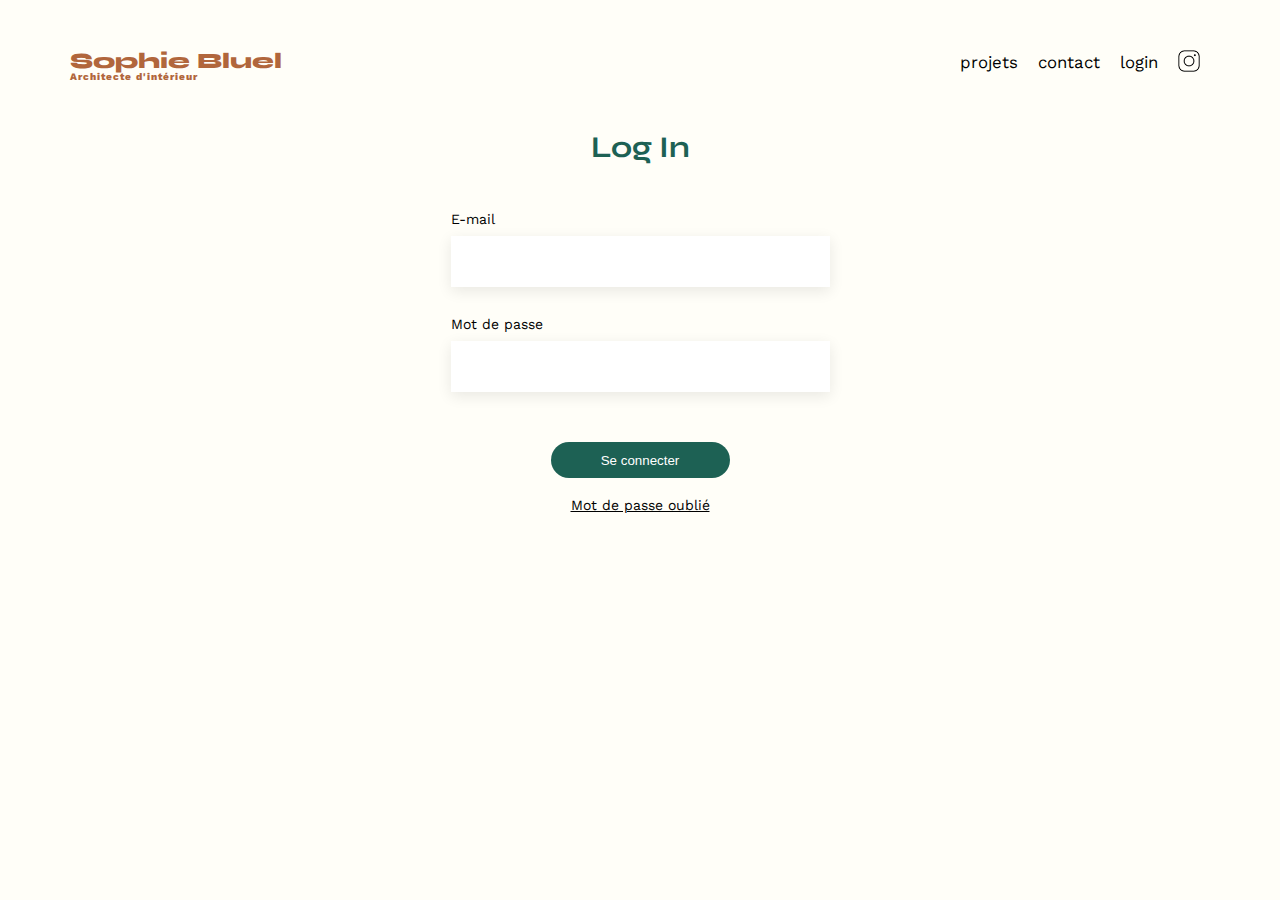
<file: FrontEnd/login.html>
<!DOCTYPE html>
<html lang="fr">

    <head>
        <meta charset="UTF-8">
        <title>Login - Sophie Bluel</title>
        <link rel="stylesheet" href="assets/style.css">
        <meta name="viewport" content="width=device-width, initial-scale=1.0">
        <link rel="preconnect" href="https://fonts.googleapis.com">
        <link rel="preconnect" href="https://fonts.gstatic.com" crossorigin>
        <link href="https://fonts.googleapis.com/css2?family=Syne:wght@700;800&family=Work+Sans&display=swap" rel="stylesheet">
    </head>

    <body class="login-page">

        <header>
            <h1>Sophie Bluel <span>Architecte d'intérieur</span></h1>
            <nav>
                <ul>
                    <li>projets</li>
                    <li>contact</li>
                    <li ><a href="login.html">login</a></li>
                    <li class="logoinstagram"><img src="./assets/icons/instagram.png" alt="Instagram"></li>
                </ul>
            </nav>
        </header> 

        <main>

            <div id="login-container">

                <h2 class="textelogin">Log In</h2>

                <form id="loginForm">

                    <label for="username">E-mail</label>
                    <input type="text" id="username">
                    <label for="password">Mot de passe</label>
                    <input type="password" id="password">

                    <div id="error-message"></div>

                    <button type="submit">Se connecter</button>

                </form>
                
                <div class="password-reset">
                    <a href="" class="mpoublie">Mot de passe oublié</a>
                </div>

            </div>

        </main>

        <script src="assets/login.js"></script>

        
    </body>
    
</html>
</file>
<file: FrontEnd/assets/style.css>
/* http://meyerweb.com/eric/tools/css/reset/
   v2.0 | 20110126
   License: none (public domain)
*/

html, body, div, span, applet, object, iframe,
h1, h2, h3, h4, h5, h6, p, blockquote, pre,
a, abbr, acronym, address, big, cite, code,
del, dfn, em, img, ins, kbd, q, s, samp,
small, strike, strong, sub, sup, tt, var,
b, u, i, center,
dl, dt, dd, ol, ul, li,
fieldset, form, label, legend,
table, caption, tbody, tfoot, thead, tr, th, td,
article, aside, canvas, details, embed,
figure, figcaption, footer, header, hgroup,
menu, nav, output, ruby, section, summary,
time, mark, audio, video {
	margin: 0;
	padding: 0;
	border: 0;
	font-size: 100%;
	font: inherit; /* pour enlever hypertexte login li*/
	color: inherit; /* pour enlever hypertexte login li*/     
	text-decoration: none;
	vertical-align: baseline;
}

/* HTML5 display-role reset for older browsers */
article, aside, details, figcaption, figure,
footer, header, hgroup, menu, nav, section {
	display: block;
}

body {
	line-height: 1;
}

ol, ul {
	list-style: none;
}

blockquote, q {
	quotes: none;
}

blockquote:before, blockquote:after,
q:before, q:after {
	content: '';
	content: none;
}

table {
	border-collapse: collapse;
	border-spacing: 0;
}

/** end reset css**/
body {
	max-width: 1140px;
	margin:auto;
	font-family: 'Work Sans' ;
	font-size: 14px;
}

header {
	display: flex;
	justify-content: space-between;
	margin: 50px 0
}

section {
	margin: 50px 0
}

h1{
	display: flex;
	flex-direction: column;
	font-family: 'Syne';
	font-size: 22px;
	font-weight: 800;
	color: #B1663C
}

h1 > span {
	font-family: 'Work Sans';
	font-size:10px;
	letter-spacing: 0.1em;
}

h2{
	font-family: 'Syne';
	font-weight: 700;
	font-size: 30px;
	color: #1D6154
}

nav ul {
	display: flex;
	align-items: center;
	list-style-type: none;

}

nav li {
	padding: 0 10px;
	font-size: 1.2em;
}

li:hover {
	color: #B1663C;
}

#introduction {
	display: flex;
	align-items: center;
}

#introduction figure {
	flex: 1
}

#introduction img {
	display: block;
	margin: auto;
	width: 80%;
}

#introduction article {
	flex: 1
}

#introduction h2 {
	margin-bottom: 1em;
}

#introduction p {
	margin-bottom: 0.5em;
}

#portfolio h2 {
	text-align: center;
	margin-bottom: 1em;
}

.gallery {
	width: 100%;
	display: grid;
	grid-template-columns: 1fr 1fr 1fr;
	grid-column-gap: 20px;
	grid-row-gap: 20px;
}

.gallery img {
	width: 100%;

}

#contact {
	width: 50%;
margin: auto;
}

#contact > * {
	text-align: center;

}

#contact h2{
	margin-bottom: 20px;
}

#contact form {
	text-align: left;
	margin-top:30px;
	display: flex;
	flex-direction: column;
}

#contact input {
	height: 50px;
	font-size: 1.2em;
	border: none;
	box-shadow: 0px 4px 14px rgba(0, 0, 0, 0.09);
}

#contact label {
	margin: 2em 0 1em 0;
}

#contact textarea {
	border: none;
	box-shadow: 0px 4px 14px rgba(0, 0, 0, 0.09);
}

input[type="submit"]{
	font-family: 'Syne';
	font-weight: 700;
	color: white;
	background-color: #1D6154;
	margin : 2em auto ;
	width: 180px;
	text-align: center;
	border-radius: 60px ;
}

footer nav ul {
	display: flex;
	justify-content: flex-end;
	margin: 2em
}

/* menu buttons categories */
#menu-categories {
	display: flex;
	justify-content: center; 
	margin: 50px;
}
  
.filtre-categorie {
font-family: 'Syne';
font-weight: 700;
padding: 10px 20px;
margin: 5px;
border: 1px solid #1D6154; 
border-radius: 60px; 
background-color: #fff;
color: #1D6154; 
cursor: pointer;
outline: none; 
transition: background-color 0.3s, color 0.3s;
}

.filtre-categorie:hover {
background-color: #1D6154; /* Dark green background on hover */
color: #fff; /* White text on hover */
}

/* Active category style */
.active-categorie {
background-color: #1D6154; /* Dark green background for active */
color: #fff; /* White text for active */
}

.mode-edition {
	display: none;
	background-color: #000;
	color: #fff;
	height: 59px;
	align-items: center;
	justify-content: center;
	gap: 10px;
	margin-top: 0;
}

.bouton-modifier {
	position: absolute;
	color: #000;
	font-size: 14px;
	font-family: 'Work Sans';
	margin-left: 20px;
	top: 10px;
	cursor: pointer;
}

#portfolio h2 {
	position: relative;
	margin-top: 100px;
	margin-bottom: 100px;

}

/* Page login */
.login-page {
	background-color: #FFFEF8 ;
	margin: auto;
    font-family: 'Work Sans';
    font-size: 14px;
}

#loginForm {
	width: 100%;
	max-width: 379px;
}
  
.logoinstagram img {
	all: unset;
	width: 22px;
	height: 22px; 
}

#login-container {
	display: flex;
    width: 100%; 
    flex-direction: column;
    align-items: center;
    margin: auto; 
}

.textelogin {
	margin-bottom: 50px;

}

label {
    display: block; 
    margin-bottom: 10px; 
    
}

input[type="text"],
input[type="password"] {
	width: 100%; 
    height: 51px;
    margin-bottom: 30px;
    box-shadow: 0 4px 14px rgba(0, 0, 0, 0.09);
    box-sizing: border-box;
    border: none;
}

#error-message {
	color: red;
	text-align: center;
	margin-bottom: 20px;
}

button[type="submit"] {
    width: 100%;
    max-width: 179px;
    height: 36px;
    border-radius: 60px;
    background: #1D6154;
    color: #fff;
    border: none;
    padding: 0;
    text-align: center;
    cursor: pointer;
    margin: auto; /* Adicione esta linha */
    display: block; /* E esta também */
}

.password-reset {
    text-align: center; 
    width: 100%;
    margin-top: 20px; 
}

.mpoublie {
    text-decoration: underline;
    color: inherit; 
}

.logout {
	display: none;
}

/* Modale */

.modal {
	justify-content: center;
	align-items: center;
	display: none;
	position: fixed;
	top: 0;
	left: 0;
	width: 100%;
	height: 100%;
	background: rgba(0, 0, 0, 0.8);
	z-index: 2;
}

.modal-wrapper {
	width: 630px;
	height: 688px;
	max-width: calc(100vh - 40px);
	max-height: calc(100vh - 20px);
	padding: 24px 14px;
	background-color: #fff;
	border-radius: 16px;
	position: relative;
	margin: 100px auto;
	display: flex;
    flex-direction: column;
    align-items: center;
}

.js-modal-close {
	top: 30px; 
    right: 30px; 
    background-color: transparent;
	color: black;
    border: none;
    font-size: 20px; 
	cursor: pointer;
	position: absolute;
}

.js-modal-back {
	top: 30px; 
    right: 30px; 
    background-color: transparent;
	color: black;
    border: none;
    font-size: 20px; 
	cursor: pointer;
}

.modal-wrapper h3 {
	text-align: center;
	font-size: 26px;
	margin-top: 45px;
	 
}

.gallery-modal {
	padding: 40px 30px 30px 30px;
	width: 100%;
	max-width: 80%;
	display: grid;
	grid-template-columns: repeat(5, 1fr);
	grid-gap: 20px 10px; 
	margin: 0 auto;
	box-sizing: border-box;
}

.gallery-modal img {
	width: 100%;
	height: auto;
	box-sizing: border-box;
}

.photoplus-container {
	display: flex;
    justify-content: center;
    width: 420px; 
    border-top: 1px solid #B3B3B3;
    color: #B3B3B3;
    margin: 50px auto;
}

.js-modal-photoplus {
	display: flex;
    justify-content: center;
    align-items: center;
    width: 100%;
    max-width: 237px;
    height: 36px;
    border-radius: 60px;
    background: #1D6154;
    color: #fff;
    margin: 40px;
    border: none;
    padding: 0; 
    text-align: center; 
    cursor: pointer; 
	font-family: 'Syne';
	font-weight: 700;
}

figure {
	position: relative;
	display: inline-block;
  }
  
.delete-icon {
	width: 17px;
	height: 17px;
	font-size: 12px;
	position: absolute;
	top: 5px;
	right: 5px;
	background: rgba(0, 0, 0, 0.6); 
	color: white;
	border: none;
	border-radius: 2px;
	cursor: pointer;
	font-size: 10px;
	display: flex;
	justify-content: center;
	align-items: center;
	padding: 0;
  }
  
.delete-icon i {
	padding: 5px;
  }

/* modal photo */

.modal2 {
	display: none;
	justify-content: center;
	align-items: center;
	position: fixed;
	top: 0;
	left: 0;
	width: 100%;
	height: 100%;
	background: rgba(0, 0, 0, 0.8);
	z-index: 2;
}

.js-modal2-return {
	top: 30px;
    left: 30px;
    background-color: transparent;
	color: black;
    border: none;
    font-size: 20px;
	cursor: pointer;
	position: absolute;
}

.js-modal2-close {
	top: 30px; 
    right: 30px; 
    background-color: transparent;
	color: black;
    border: none;
    font-size: 20px; 
	cursor: pointer;
	position: absolute;
}

.js-modal-valider {
	display: flex;
    justify-content: center;
    align-items: center;
    width: 100%;
    max-width: 237px;
    height: 36px;
    border-radius: 60px;
    background: #1D6154;
    color: #fff;
    margin: 40px;
    border: none;
    padding: 0; 
    text-align: center; 
    cursor: pointer; 
	font-family: 'Syne';
	font-weight: 700;
}

.photoplus-container2 {
	display: flex;
    justify-content: center;
    width: 420px; 
    border-top: 1px solid #B3B3B3;
    color: #B3B3B3;
    margin: 50px auto;
}

.upload-container {
	width: 420px;
    height: 169px;
	background-color: rgba(232, 241, 246, 1);
	border-radius: 10px;
    display: flex;
    flex-direction: column;
    justify-content: center;
    align-items: center;
    margin: 50px auto;     
}

.fa-regular.fa-image {
	color: rgba(185, 197, 204, 1);
	margin: 0 auto; 
    font-size: 76px;
}

.custom-file-upload {
    display: inline-block;
    padding: 0px 0px;
    cursor: pointer;
	color:rgba(48, 102, 133, 1);
    background-color: rgba(203, 214, 220, 1);
    border-radius: 50px;
    font-family: Work Sans; 
    font-size: 14px;
    margin: 10px auto;
    width: 173px; 
    height: 36px;
    line-height: 36px;
    text-align: center;
	margin: 5px 0;
} 

.img-description {
    margin-top: 4px;
    text-align: center;
    color: #000;
	font-size: 10px;
}

.detailPreview {
    display: flex;
    flex-direction: column;
    align-items: center;
    width: 100%;
	padding:10px;
}

#photoUpload {
    display: none;
}

#photoTitle {
    max-width: 100%;
	width: 420px;
	height: 51px;
	box-shadow: 0px 4px 14px 0px rgba(0, 0, 0, 0.09);
    padding: 8px 10px; 
    margin-bottom: 20px;
    font-family: 'Work Sans', sans-serif;
    font-size: 14px;
    color: black;
}

#photoCategory {
	border: none;
	max-width: 100%;
	width: 420px;
	height: 51px;
	box-shadow: 0px 4px 14px 0px rgba(0, 0, 0, 0.09);
    padding: 10px; 
    margin-bottom: 20px;    
    font-family: 'Work Sans', sans-serif;
}

.imagePreview img {
	height: 169px;
}
</file>
